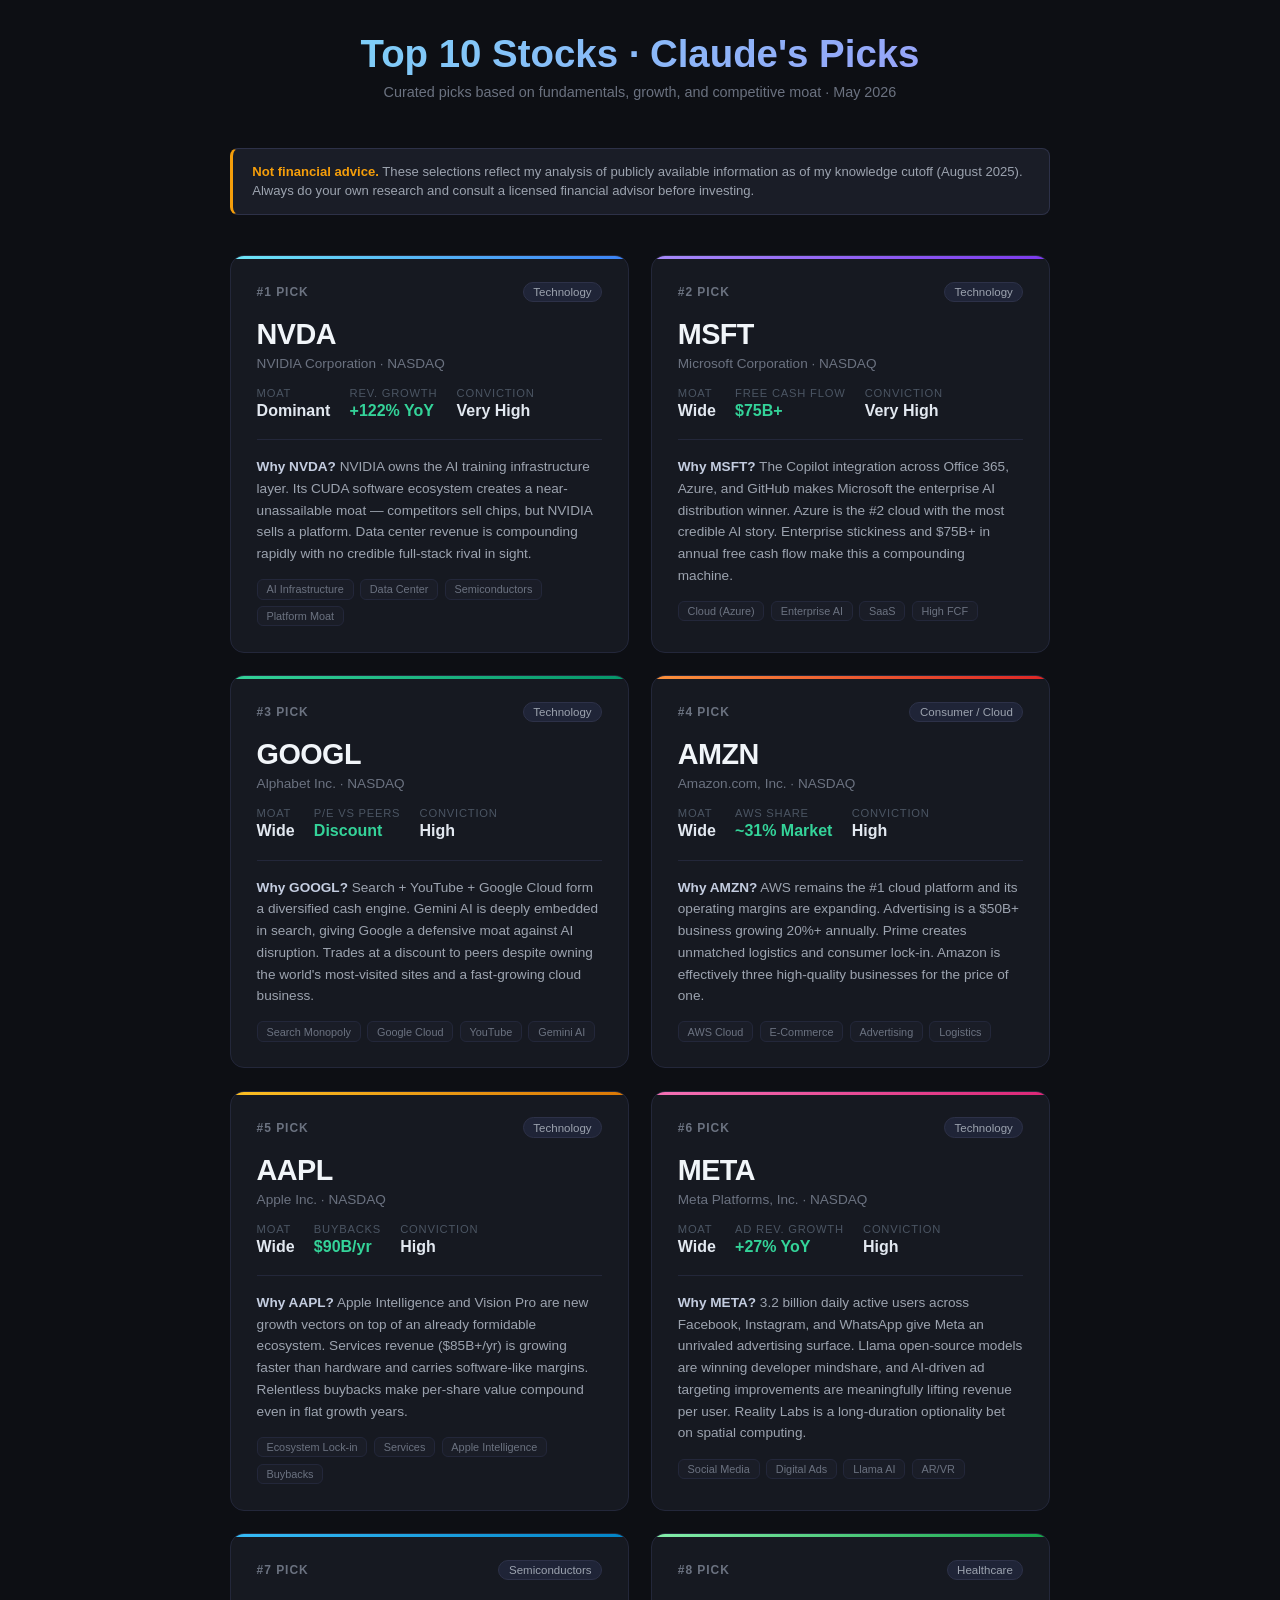
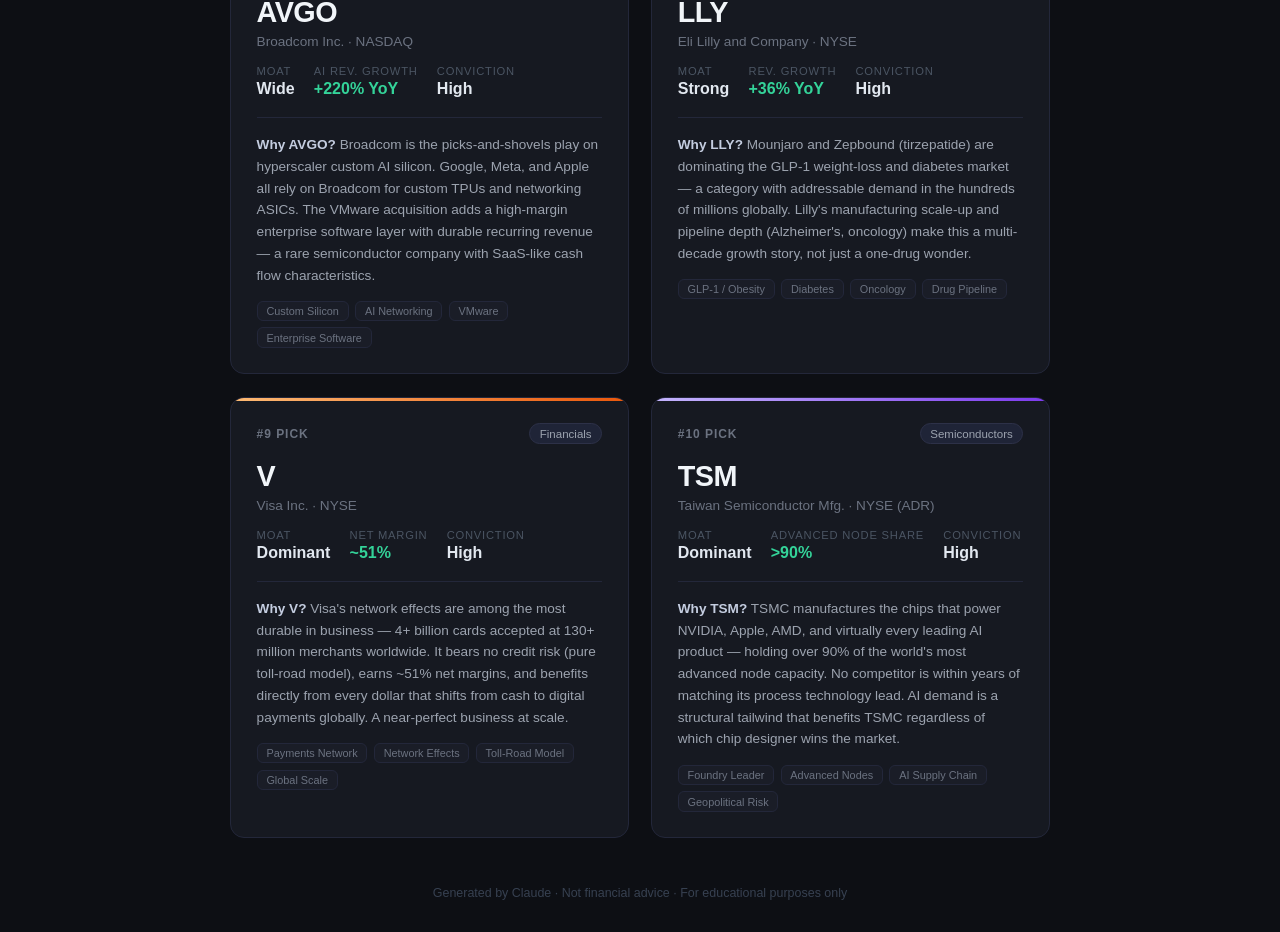
<file: public/top-stocks.html>
<!DOCTYPE html>
<html lang="en">
<head>
  <meta charset="UTF-8" />
  <meta name="viewport" content="width=device-width, initial-scale=1.0" />
  <title>Top 10 Stocks · Claude's Picks</title>
  <style>
    * { box-sizing: border-box; margin: 0; padding: 0; }

    body {
      font-family: -apple-system, BlinkMacSystemFont, "Segoe UI", Roboto, sans-serif;
      background: #0d0f14;
      color: #e4e8f0;
      min-height: 100vh;
      padding: 2rem 1rem;
    }

    header {
      text-align: center;
      margin-bottom: 3rem;
    }

    header h1 {
      font-size: 2.4rem;
      font-weight: 700;
      background: linear-gradient(135deg, #6ee7f7, #a78bfa);
      -webkit-background-clip: text;
      -webkit-text-fill-color: transparent;
      background-clip: text;
      margin-bottom: 0.5rem;
    }

    header p {
      color: #6b7280;
      font-size: 0.9rem;
    }

    .disclaimer {
      background: #1a1d27;
      border: 1px solid #2d3148;
      border-left: 3px solid #f59e0b;
      border-radius: 8px;
      padding: 0.8rem 1.2rem;
      max-width: 820px;
      margin: 0 auto 2.5rem;
      font-size: 0.82rem;
      color: #9ca3af;
      line-height: 1.5;
    }

    .disclaimer strong { color: #f59e0b; }

    .grid {
      display: grid;
      grid-template-columns: repeat(auto-fit, minmax(320px, 1fr));
      gap: 1.4rem;
      max-width: 820px;
      margin: 0 auto;
    }

    .card {
      background: #161921;
      border: 1px solid #23273a;
      border-radius: 14px;
      padding: 1.6rem;
      position: relative;
      overflow: hidden;
      transition: transform 0.2s, border-color 0.2s;
    }

    .card:hover {
      transform: translateY(-4px);
      border-color: #3d4266;
    }

    .card::before {
      content: "";
      position: absolute;
      top: 0; left: 0; right: 0;
      height: 3px;
      border-radius: 14px 14px 0 0;
    }

    .card.rank-1::before  { background: linear-gradient(90deg, #6ee7f7, #3b82f6); }
    .card.rank-2::before  { background: linear-gradient(90deg, #a78bfa, #7c3aed); }
    .card.rank-3::before  { background: linear-gradient(90deg, #34d399, #059669); }
    .card.rank-4::before  { background: linear-gradient(90deg, #fb923c, #dc2626); }
    .card.rank-5::before  { background: linear-gradient(90deg, #fbbf24, #d97706); }
    .card.rank-6::before  { background: linear-gradient(90deg, #f472b6, #db2777); }
    .card.rank-7::before  { background: linear-gradient(90deg, #38bdf8, #0284c7); }
    .card.rank-8::before  { background: linear-gradient(90deg, #86efac, #16a34a); }
    .card.rank-9::before  { background: linear-gradient(90deg, #fdba74, #ea580c); }
    .card.rank-10::before { background: linear-gradient(90deg, #c4b5fd, #7c3aed); }

    .card-header {
      display: flex;
      align-items: center;
      justify-content: space-between;
      margin-bottom: 1rem;
    }

    .rank {
      font-size: 0.75rem;
      font-weight: 700;
      letter-spacing: 0.08em;
      color: #6b7280;
      text-transform: uppercase;
    }

    .badge {
      font-size: 0.72rem;
      padding: 0.2rem 0.6rem;
      border-radius: 999px;
      background: #1f2437;
      color: #9ca3af;
      border: 1px solid #2d3148;
    }

    .ticker-row {
      display: flex;
      align-items: baseline;
      gap: 0.8rem;
      margin-bottom: 0.3rem;
    }

    .ticker {
      font-size: 1.8rem;
      font-weight: 800;
      letter-spacing: -0.02em;
      color: #f1f5f9;
    }

    .company {
      font-size: 0.85rem;
      color: #6b7280;
      margin-bottom: 1rem;
    }

    .metrics {
      display: flex;
      gap: 1.2rem;
      margin-bottom: 1.2rem;
    }

    .metric {
      display: flex;
      flex-direction: column;
      gap: 0.2rem;
    }

    .metric-label {
      font-size: 0.7rem;
      text-transform: uppercase;
      letter-spacing: 0.07em;
      color: #4b5563;
    }

    .metric-value {
      font-size: 1rem;
      font-weight: 600;
      color: #e2e8f0;
    }

    .metric-value.positive { color: #34d399; }
    .metric-value.negative { color: #f87171; }

    .thesis {
      font-size: 0.85rem;
      line-height: 1.6;
      color: #9ca3af;
      border-top: 1px solid #23273a;
      padding-top: 1rem;
    }

    .thesis strong {
      color: #c4cde0;
      font-weight: 600;
    }

    .tags {
      display: flex;
      flex-wrap: wrap;
      gap: 0.4rem;
      margin-top: 0.9rem;
    }

    .tag {
      font-size: 0.68rem;
      padding: 0.2rem 0.55rem;
      border-radius: 6px;
      background: #1a1d27;
      color: #6b7280;
      border: 1px solid #23273a;
    }

    footer {
      text-align: center;
      margin-top: 3rem;
      font-size: 0.78rem;
      color: #374151;
    }
  </style>
</head>
<body>

<header>
  <h1>Top 10 Stocks · Claude's Picks</h1>
  <p>Curated picks based on fundamentals, growth, and competitive moat · May 2026</p>
</header>

<div class="disclaimer">
  <strong>Not financial advice.</strong> These selections reflect my analysis of publicly available information as of my knowledge cutoff (August 2025). Always do your own research and consult a licensed financial advisor before investing.
</div>

<div class="grid">

  <!-- #1 NVDA -->
  <div class="card rank-1">
    <div class="card-header">
      <span class="rank">#1 Pick</span>
      <span class="badge">Technology</span>
    </div>
    <div class="ticker-row">
      <span class="ticker">NVDA</span>
    </div>
    <div class="company">NVIDIA Corporation · NASDAQ</div>
    <div class="metrics">
      <div class="metric">
        <span class="metric-label">Moat</span>
        <span class="metric-value">Dominant</span>
      </div>
      <div class="metric">
        <span class="metric-label">Rev. Growth</span>
        <span class="metric-value positive">+122% YoY</span>
      </div>
      <div class="metric">
        <span class="metric-label">Conviction</span>
        <span class="metric-value">Very High</span>
      </div>
    </div>
    <div class="thesis">
      <strong>Why NVDA?</strong> NVIDIA owns the AI training infrastructure layer. Its CUDA software ecosystem creates a near-unassailable moat — competitors sell chips, but NVIDIA sells a platform. Data center revenue is compounding rapidly with no credible full-stack rival in sight.
    </div>
    <div class="tags">
      <span class="tag">AI Infrastructure</span>
      <span class="tag">Data Center</span>
      <span class="tag">Semiconductors</span>
      <span class="tag">Platform Moat</span>
    </div>
  </div>

  <!-- #2 MSFT -->
  <div class="card rank-2">
    <div class="card-header">
      <span class="rank">#2 Pick</span>
      <span class="badge">Technology</span>
    </div>
    <div class="ticker-row">
      <span class="ticker">MSFT</span>
    </div>
    <div class="company">Microsoft Corporation · NASDAQ</div>
    <div class="metrics">
      <div class="metric">
        <span class="metric-label">Moat</span>
        <span class="metric-value">Wide</span>
      </div>
      <div class="metric">
        <span class="metric-label">Free Cash Flow</span>
        <span class="metric-value positive">$75B+</span>
      </div>
      <div class="metric">
        <span class="metric-label">Conviction</span>
        <span class="metric-value">Very High</span>
      </div>
    </div>
    <div class="thesis">
      <strong>Why MSFT?</strong> The Copilot integration across Office 365, Azure, and GitHub makes Microsoft the enterprise AI distribution winner. Azure is the #2 cloud with the most credible AI story. Enterprise stickiness and $75B+ in annual free cash flow make this a compounding machine.
    </div>
    <div class="tags">
      <span class="tag">Cloud (Azure)</span>
      <span class="tag">Enterprise AI</span>
      <span class="tag">SaaS</span>
      <span class="tag">High FCF</span>
    </div>
  </div>

  <!-- #3 GOOGL -->
  <div class="card rank-3">
    <div class="card-header">
      <span class="rank">#3 Pick</span>
      <span class="badge">Technology</span>
    </div>
    <div class="ticker-row">
      <span class="ticker">GOOGL</span>
    </div>
    <div class="company">Alphabet Inc. · NASDAQ</div>
    <div class="metrics">
      <div class="metric">
        <span class="metric-label">Moat</span>
        <span class="metric-value">Wide</span>
      </div>
      <div class="metric">
        <span class="metric-label">P/E vs Peers</span>
        <span class="metric-value positive">Discount</span>
      </div>
      <div class="metric">
        <span class="metric-label">Conviction</span>
        <span class="metric-value">High</span>
      </div>
    </div>
    <div class="thesis">
      <strong>Why GOOGL?</strong> Search + YouTube + Google Cloud form a diversified cash engine. Gemini AI is deeply embedded in search, giving Google a defensive moat against AI disruption. Trades at a discount to peers despite owning the world's most-visited sites and a fast-growing cloud business.
    </div>
    <div class="tags">
      <span class="tag">Search Monopoly</span>
      <span class="tag">Google Cloud</span>
      <span class="tag">YouTube</span>
      <span class="tag">Gemini AI</span>
    </div>
  </div>

  <!-- #4 AMZN -->
  <div class="card rank-4">
    <div class="card-header">
      <span class="rank">#4 Pick</span>
      <span class="badge">Consumer / Cloud</span>
    </div>
    <div class="ticker-row">
      <span class="ticker">AMZN</span>
    </div>
    <div class="company">Amazon.com, Inc. · NASDAQ</div>
    <div class="metrics">
      <div class="metric">
        <span class="metric-label">Moat</span>
        <span class="metric-value">Wide</span>
      </div>
      <div class="metric">
        <span class="metric-label">AWS Share</span>
        <span class="metric-value positive">~31% Market</span>
      </div>
      <div class="metric">
        <span class="metric-label">Conviction</span>
        <span class="metric-value">High</span>
      </div>
    </div>
    <div class="thesis">
      <strong>Why AMZN?</strong> AWS remains the #1 cloud platform and its operating margins are expanding. Advertising is a $50B+ business growing 20%+ annually. Prime creates unmatched logistics and consumer lock-in. Amazon is effectively three high-quality businesses for the price of one.
    </div>
    <div class="tags">
      <span class="tag">AWS Cloud</span>
      <span class="tag">E-Commerce</span>
      <span class="tag">Advertising</span>
      <span class="tag">Logistics</span>
    </div>
  </div>

  <!-- #5 AAPL -->
  <div class="card rank-5">
    <div class="card-header">
      <span class="rank">#5 Pick</span>
      <span class="badge">Technology</span>
    </div>
    <div class="ticker-row">
      <span class="ticker">AAPL</span>
    </div>
    <div class="company">Apple Inc. · NASDAQ</div>
    <div class="metrics">
      <div class="metric">
        <span class="metric-label">Moat</span>
        <span class="metric-value">Wide</span>
      </div>
      <div class="metric">
        <span class="metric-label">Buybacks</span>
        <span class="metric-value positive">$90B/yr</span>
      </div>
      <div class="metric">
        <span class="metric-label">Conviction</span>
        <span class="metric-value">High</span>
      </div>
    </div>
    <div class="thesis">
      <strong>Why AAPL?</strong> Apple Intelligence and Vision Pro are new growth vectors on top of an already formidable ecosystem. Services revenue ($85B+/yr) is growing faster than hardware and carries software-like margins. Relentless buybacks make per-share value compound even in flat growth years.
    </div>
    <div class="tags">
      <span class="tag">Ecosystem Lock-in</span>
      <span class="tag">Services</span>
      <span class="tag">Apple Intelligence</span>
      <span class="tag">Buybacks</span>
    </div>
  </div>

  <!-- #6 META -->
  <div class="card rank-6">
    <div class="card-header">
      <span class="rank">#6 Pick</span>
      <span class="badge">Technology</span>
    </div>
    <div class="ticker-row">
      <span class="ticker">META</span>
    </div>
    <div class="company">Meta Platforms, Inc. · NASDAQ</div>
    <div class="metrics">
      <div class="metric">
        <span class="metric-label">Moat</span>
        <span class="metric-value">Wide</span>
      </div>
      <div class="metric">
        <span class="metric-label">Ad Rev. Growth</span>
        <span class="metric-value positive">+27% YoY</span>
      </div>
      <div class="metric">
        <span class="metric-label">Conviction</span>
        <span class="metric-value">High</span>
      </div>
    </div>
    <div class="thesis">
      <strong>Why META?</strong> 3.2 billion daily active users across Facebook, Instagram, and WhatsApp give Meta an unrivaled advertising surface. Llama open-source models are winning developer mindshare, and AI-driven ad targeting improvements are meaningfully lifting revenue per user. Reality Labs is a long-duration optionality bet on spatial computing.
    </div>
    <div class="tags">
      <span class="tag">Social Media</span>
      <span class="tag">Digital Ads</span>
      <span class="tag">Llama AI</span>
      <span class="tag">AR/VR</span>
    </div>
  </div>

  <!-- #7 AVGO -->
  <div class="card rank-7">
    <div class="card-header">
      <span class="rank">#7 Pick</span>
      <span class="badge">Semiconductors</span>
    </div>
    <div class="ticker-row">
      <span class="ticker">AVGO</span>
    </div>
    <div class="company">Broadcom Inc. · NASDAQ</div>
    <div class="metrics">
      <div class="metric">
        <span class="metric-label">Moat</span>
        <span class="metric-value">Wide</span>
      </div>
      <div class="metric">
        <span class="metric-label">AI Rev. Growth</span>
        <span class="metric-value positive">+220% YoY</span>
      </div>
      <div class="metric">
        <span class="metric-label">Conviction</span>
        <span class="metric-value">High</span>
      </div>
    </div>
    <div class="thesis">
      <strong>Why AVGO?</strong> Broadcom is the picks-and-shovels play on hyperscaler custom AI silicon. Google, Meta, and Apple all rely on Broadcom for custom TPUs and networking ASICs. The VMware acquisition adds a high-margin enterprise software layer with durable recurring revenue — a rare semiconductor company with SaaS-like cash flow characteristics.
    </div>
    <div class="tags">
      <span class="tag">Custom Silicon</span>
      <span class="tag">AI Networking</span>
      <span class="tag">VMware</span>
      <span class="tag">Enterprise Software</span>
    </div>
  </div>

  <!-- #8 LLY -->
  <div class="card rank-8">
    <div class="card-header">
      <span class="rank">#8 Pick</span>
      <span class="badge">Healthcare</span>
    </div>
    <div class="ticker-row">
      <span class="ticker">LLY</span>
    </div>
    <div class="company">Eli Lilly and Company · NYSE</div>
    <div class="metrics">
      <div class="metric">
        <span class="metric-label">Moat</span>
        <span class="metric-value">Strong</span>
      </div>
      <div class="metric">
        <span class="metric-label">Rev. Growth</span>
        <span class="metric-value positive">+36% YoY</span>
      </div>
      <div class="metric">
        <span class="metric-label">Conviction</span>
        <span class="metric-value">High</span>
      </div>
    </div>
    <div class="thesis">
      <strong>Why LLY?</strong> Mounjaro and Zepbound (tirzepatide) are dominating the GLP-1 weight-loss and diabetes market — a category with addressable demand in the hundreds of millions globally. Lilly's manufacturing scale-up and pipeline depth (Alzheimer's, oncology) make this a multi-decade growth story, not just a one-drug wonder.
    </div>
    <div class="tags">
      <span class="tag">GLP-1 / Obesity</span>
      <span class="tag">Diabetes</span>
      <span class="tag">Oncology</span>
      <span class="tag">Drug Pipeline</span>
    </div>
  </div>

  <!-- #9 V -->
  <div class="card rank-9">
    <div class="card-header">
      <span class="rank">#9 Pick</span>
      <span class="badge">Financials</span>
    </div>
    <div class="ticker-row">
      <span class="ticker">V</span>
    </div>
    <div class="company">Visa Inc. · NYSE</div>
    <div class="metrics">
      <div class="metric">
        <span class="metric-label">Moat</span>
        <span class="metric-value">Dominant</span>
      </div>
      <div class="metric">
        <span class="metric-label">Net Margin</span>
        <span class="metric-value positive">~51%</span>
      </div>
      <div class="metric">
        <span class="metric-label">Conviction</span>
        <span class="metric-value">High</span>
      </div>
    </div>
    <div class="thesis">
      <strong>Why V?</strong> Visa's network effects are among the most durable in business — 4+ billion cards accepted at 130+ million merchants worldwide. It bears no credit risk (pure toll-road model), earns ~51% net margins, and benefits directly from every dollar that shifts from cash to digital payments globally. A near-perfect business at scale.
    </div>
    <div class="tags">
      <span class="tag">Payments Network</span>
      <span class="tag">Network Effects</span>
      <span class="tag">Toll-Road Model</span>
      <span class="tag">Global Scale</span>
    </div>
  </div>

  <!-- #10 TSM -->
  <div class="card rank-10">
    <div class="card-header">
      <span class="rank">#10 Pick</span>
      <span class="badge">Semiconductors</span>
    </div>
    <div class="ticker-row">
      <span class="ticker">TSM</span>
    </div>
    <div class="company">Taiwan Semiconductor Mfg. · NYSE (ADR)</div>
    <div class="metrics">
      <div class="metric">
        <span class="metric-label">Moat</span>
        <span class="metric-value">Dominant</span>
      </div>
      <div class="metric">
        <span class="metric-label">Advanced Node Share</span>
        <span class="metric-value positive">>90%</span>
      </div>
      <div class="metric">
        <span class="metric-label">Conviction</span>
        <span class="metric-value">High</span>
      </div>
    </div>
    <div class="thesis">
      <strong>Why TSM?</strong> TSMC manufactures the chips that power NVIDIA, Apple, AMD, and virtually every leading AI product — holding over 90% of the world's most advanced node capacity. No competitor is within years of matching its process technology lead. AI demand is a structural tailwind that benefits TSMC regardless of which chip designer wins the market.
    </div>
    <div class="tags">
      <span class="tag">Foundry Leader</span>
      <span class="tag">Advanced Nodes</span>
      <span class="tag">AI Supply Chain</span>
      <span class="tag">Geopolitical Risk</span>
    </div>
  </div>

</div>

<footer>
  Generated by Claude · Not financial advice · For educational purposes only
</footer>

</body>
</html>
</file>
